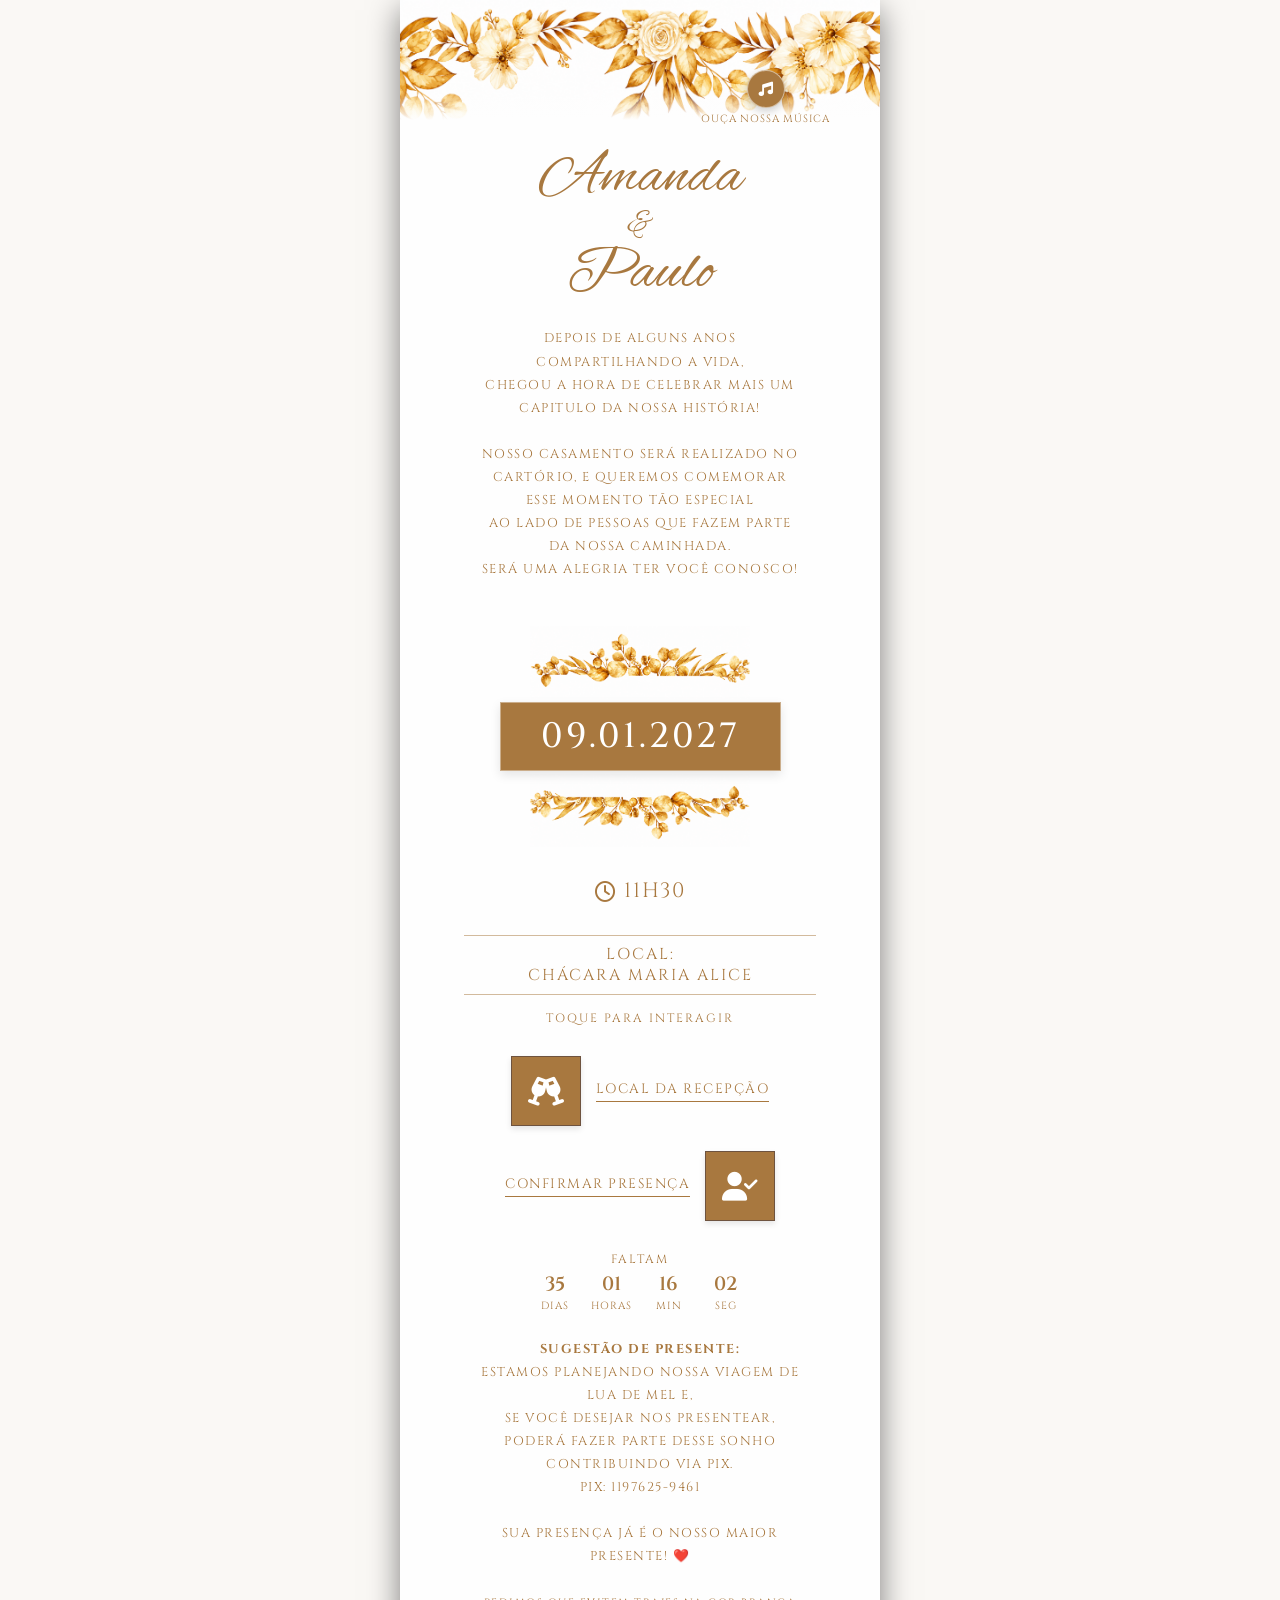
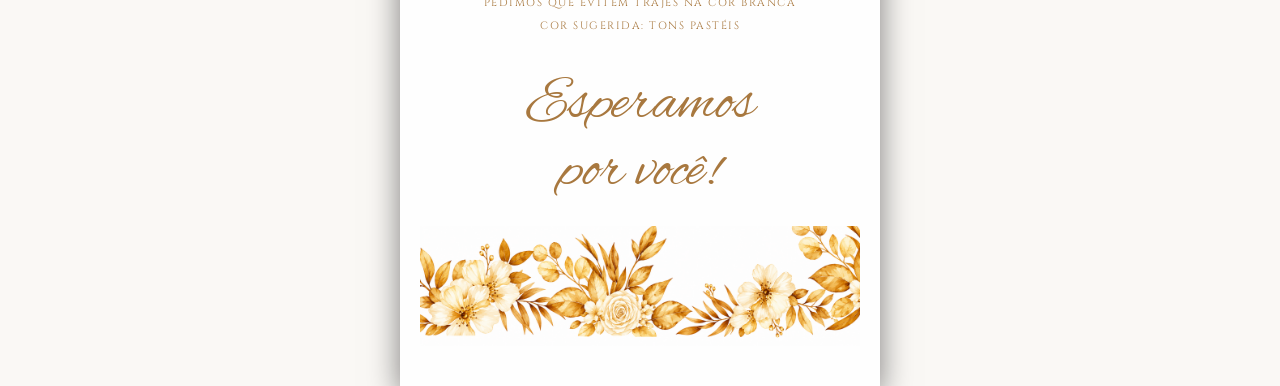
<file: index.html>
<!DOCTYPE html>
<html lang="pt-BR">
<head>
  <meta charset="UTF-8">
  <meta name="viewport" content="width=device-width, initial-scale=1.0">
  <title>Amanda e Paulo</title>
  
  <!-- Google Fonts -->
  <link rel="preconnect" href="https://fonts.googleapis.com">
  <link rel="preconnect" href="https://fonts.gstatic.com" crossorigin>
  <link href="https://fonts.googleapis.com/css2?family=Alex+Brush&family=Cinzel:wght@400;500;600&display=swap" rel="stylesheet">
  
  <!-- Ícones do App/Navegador -->
  <link href="imagens/icon.png" rel="shortcut icon"/>
  <link href="imagens/icon-192.png" rel="icon" sizes="192x192"/>
  <link href="imagens/icon-180.png" rel="apple-touch-icon" sizes="180x180"/>
  
  <!-- FontAwesome -->
  <link rel="stylesheet" href="https://cdnjs.cloudflare.com/ajax/libs/font-awesome/6.4.0/css/all.min.css">

  <!-- CSS Local -->
  <link rel="stylesheet" href="./style.css">
</head>
<body>
  <!-- Música de fundo -->
  <audio id="bg-music" loop src="audio/musica.mp3"></audio>
  
  <div class="card-container">

    <!-- FOTO DO TOPO (Floral Cima Ajustado) -->
    <div class="top-photo-wrapper">
      <img src="imagens/foto1.png" alt="Flores">
    </div>

    <!-- CONTEÚDO PRINCIPAL -->
    <div class="main-content">
      
      <!-- CONTAINER DOS NOMES COM A DECORAÇÃO -->
      <div class="names-container">
        <h1 class="couple-names">
          Amanda
          <span>&</span>
          Paulo
        </h1>
        <!-- Bloco de Música com Texto -->
        <div class="music-wrapper">
          <button id="music-btn" class="music-toggle-btn" aria-label="Tocar Música">
            <i class="fa-solid fa-music"></i>
          </button>
          <span class="music-label">Ouça nossa música</span>
        </div>
      </div>

      <!-- Texto da Saudação -->
      <p class="invitation-text">
        Depois de alguns anos compartilhando a vida, <br> 
        chegou a hora de celebrar mais um capitulo da nossa história! <br><br>
        Nosso casamento será realizado no cartório, e queremos comemorar esse momento tão especial <br>
        ao lado de pessoas que fazem parte da nossa caminhada. <br>
        Será uma alegria ter você conosco!
      </p>

      <!-- SEÇÃO DA DATA COM DECORAÇÕES -->
      <div class="date-wrapper">
        <img src="imagens/floral1.png" alt="Decoração Topo" class="date-deco date-deco-top">

        <!-- DATA EM DESTAQUE -->
        <div class="date-badge">
          09.01.2027
        </div>

        <img src="imagens/floral2.png" alt="Decoração Base" class="date-deco date-deco-bottom">
      </div>

      <!-- HORA -->
      <div class="time-text">
        <i class="far fa-clock"></i>
        <span>11H30</span>
      </div>
      
      <!-- LOCAL -->
      <div class="location-info">
        <div class="divider-line"></div>
        <p class="location-text">Local: <br>Chácara Maria Alice</p>
        <div class="divider-line"></div>
      </div>

      <!-- INSTRUÇÃO -->
      <p class="touch-instruction">Toque para interagir</p>

      <!-- BOTÕES INTERATIVOS -->
      <div class="interactive-buttons">

        <!-- Botão 2: Local da recepção -->
        <a href="https://digitalconvite.github.io/amandaepaulo/local-recepcao.html" rel="noopener noreferrer" class="btn-row">
          <div class="icon-square">
            <i class="fas fa-glass-cheers"></i>
          </div>
          <span class="btn-label">Local da recepção</span>
        </a>

        <!-- Botão 3: Confirmar Presença -->
        <div class="btn-row reverse" id="rsvpBtn">
          <div class="icon-square">
            <i class="fas fa-user-check"></i>
          </div>
          <span class="btn-label">Confirmar Presença</span>
        </div>

      </div>
      
      <!-- CONTAGEM REGRESSIVA -->
      <div class="countdown-container">
        <div class="countdown-title">FALTAM</div>
        <div class="countdown-timer" id="countdown">
          <div class="time-box">
            <span id="days">00</span>
            <small>dias</small>
          </div>
          <div class="time-box">
            <span id="hours">00</span>
            <small>horas</small>
          </div>
          <div class="time-box">
            <span id="minutes">00</span>
            <small>min</small>
          </div>
          <div class="time-box">
            <span id="seconds">00</span>
            <small>seg</small>
          </div>
        </div>
      </div>
      
      <div class="information-extra">
      <b>Sugestão de presente: </b><br>
        Estamos planejando nossa viagem de lua de mel e, <br>
        se você desejar nos presentear, <br> 
        poderá fazer parte desse sonho contribuindo via PIX.<br>
        PIX: 1197625-9461<br><br>
        Sua presença já é o nosso maior presente! ❤️ <br><br>
        <small>Pedimos que evitem trajes na cor branca<br>
        Cor sugerida: tons pastéis</small>
      </div>

      <div class="waiting-text">
        Esperamos<br>por você!
      </div>

      <!-- FOTO DA PARTE INFERIOR -->
      <div class="bottom-section">
        <div class="bottom-photo-wrapper">
          <img src="imagens/foto-final.png" alt="flores douradas">
        </div>
      </div>

    </div>

  </div>

  <!-- MODAL RSVP -->
  <div id="rsvpModal" class="modal">
    <div class="modal-content">
      <h3>Confirmação de Presença</h3>
      <form id="rsvpForm">
        
        <div class="form-group">
          <label for="nome">Seu Nome Completo:</label>
          <input type="text" id="nome" placeholder="Digite seu nome completo" required>
        </div>

        <div class="form-group">
          <label for="presencaRecepcao">Recepção / Festa:</label>
          <select id="presencaRecepcao" required>
            <option value="Sim, estarei presente!">Sim, estarei presente!</option>
            <option value="Não poderei ir">Não poderei ir</option>
          </select>
        </div>

        <div class="form-group">
          <label for="acompanhantes">Nomes dos acompanhantes:</label>
          <input type="text" id="acompanhantes" placeholder="Digite os nomes dos acompanhantes">
        </div>

        <button type="submit" class="modal-btn">Enviar via WhatsApp</button>
        <button type="button" class="modal-btn btn-cancel" id="closeRsvpBtn">Fechar</button>
      </form>
    </div>
  </div>

  <!-- JavaScript Local -->
  <script src="./script.js"></script>
</body>
</html>
</file>
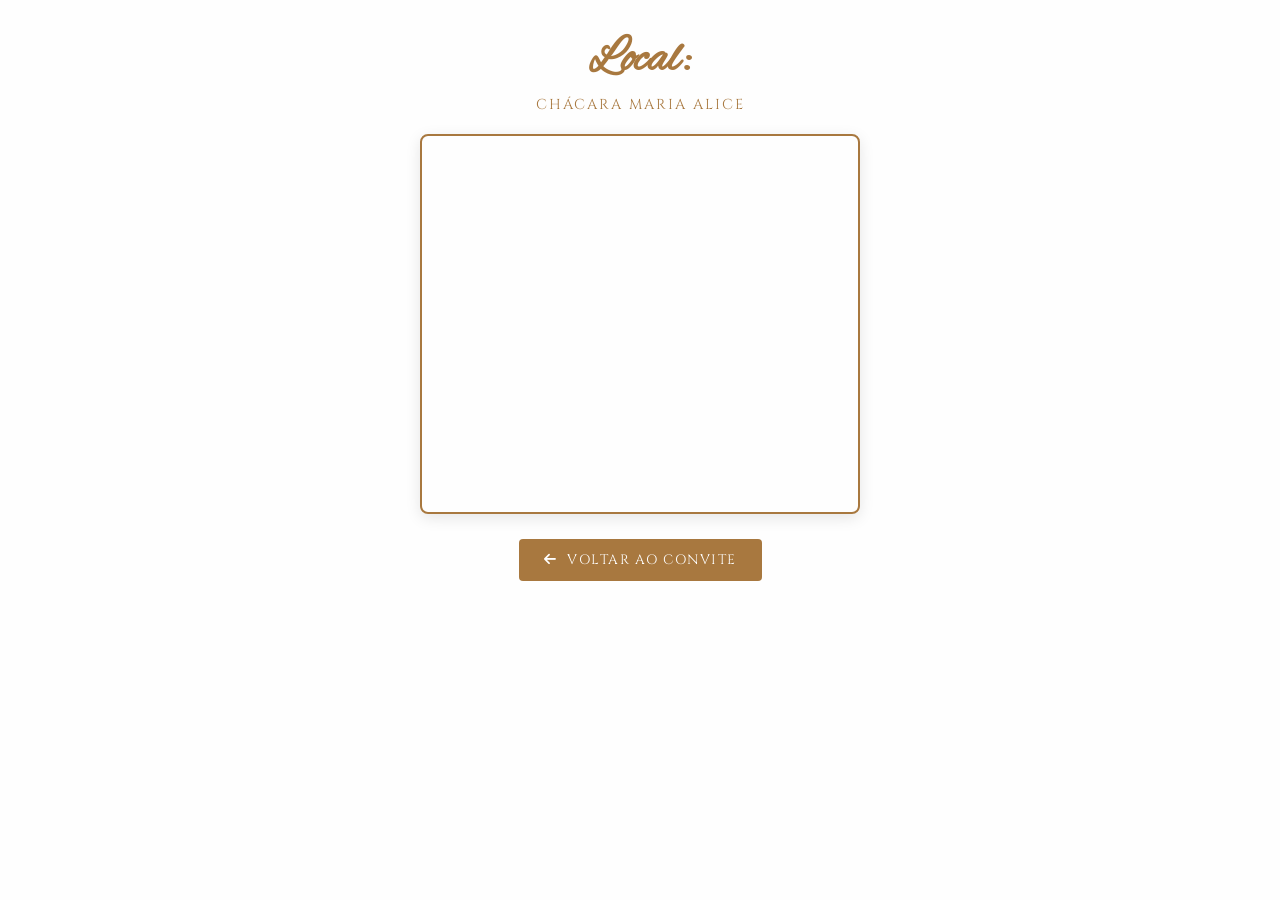
<file: local-recepcao.html>
<!DOCTYPE html>
<html lang="pt-BR">
<head>
  <meta charset="UTF-8">
  <meta name="viewport" content="width=device-width, initial-scale=1.0">
  <title>Amanda e Paulo</title>
  
  <!-- Google Fonts & FontAwesome -->
  <link rel="preconnect" href="https://fonts.googleapis.com">
  <link rel="preconnect" href="https://fonts.gstatic.com" crossorigin>
  <link href="https://fonts.googleapis.com/css2?family=Alex+Brush&family=Cinzel:wght@400;500;600&display=swap" rel="stylesheet">
  <link rel="stylesheet" href="https://cdnjs.cloudflare.com/ajax/libs/font-awesome/6.4.0/css/all.min.css">

  <!-- Estilos da página de localização -->
  <style>
    :root {
      --bg-color: #fefefe;
      --primary-color: #A8783F;
      --text-gold: #A8783F;
      --font-cursive: 'Alex Brush', cursive;
      --font-serif: 'Cinzel', serif;
    }

    * {
      box-sizing: border-box;
      margin: 0;
      padding: 0;
    }

    body {
      background-color: var(--bg-color);
      font-family: var(--font-serif);
      color: var(--text-gold);
      min-height: 100vh;
      display: flex;
      justify-content: center;
      align-items: flex-start;
    }

    .page-container {
      width: 100%;
      max-width: 480px;
      padding: 30px 20px;
      text-align: center;
      display: flex;
      flex-direction: column;
      align-items: center;
    }

    .title {
      font-family: var(--font-cursive);
      font-size: 3rem;
      color: var(--primary-color);
      margin-bottom: 5px;
    }

    .subtitle {
      font-size: 0.9rem;
      letter-spacing: 2px;
      text-transform: uppercase;
      margin-bottom: 20px;
    }

    .map-frame {
      width: 100%;
      height: 380px;
      border: 2px solid var(--primary-color);
      border-radius: 8px;
      overflow: hidden;
      box-shadow: 0 4px 15px rgba(0, 0, 0, 0.1);
      margin-bottom: 25px;
    }

    .map-frame iframe {
      width: 100%;
      height: 100%;
      border: 0;
    }

    /* Botão de Voltar ao Convite */
    .back-btn {
      display: inline-flex;
      align-items: center;
      gap: 10px;
      background-color: var(--primary-color);
      color: #FFFFFF;
      text-decoration: none;
      padding: 12px 25px;
      border-radius: 4px;
      font-size: 0.85rem;
      letter-spacing: 1.5px;
      text-transform: uppercase;
      transition: transform 0.2s ease, background-color 0.2s ease;
    }

    .back-btn:hover {
      transform: scale(1.03);
    }
  </style>
</head>
<body>

  <div class="page-container">
    <h1 class="title">Local:</h1>
    <p class="subtitle">Chácara Maria Alice</p>

    <!-- MAPA INCORPORADO DO GOOGLE MAPS (Entrar no google maps, digitar o local, compartilhar e escoher opção incorporar um mapa e copiar apenas o link) -->
    <div class="map-frame">
      <iframe 
        src="https://www.google.com/maps/embed?pb=!1m18!1m12!1m3!1d7309.361295077108!2d-46.82885105358481!3d-23.65160523729541!2m3!1f0!2f0!3f0!3m2!1i1024!2i768!4f13.1!3m3!1m2!1s0x94ce53556473e95d%3A0x5a7a6e9195aed485!2sCh%C3%A1caras%20Maria%20Alice%2C%20Embu%20das%20Artes%20-%20SP!5e0!3m2!1spt-BR!2sbr!4v1793971169484!5m2!1spt-BR!2sbr" width="600" height="450" style="border:0;" allowfullscreen="" loading="lazy" referrerpolicy="strict-origin-when-cross-origin" 
        loading="lazy" 
        referrerpolicy="no-referrer-when-downgrade">
      </iframe>
    </div>

    <!-- BOTÃO PARA VOLTAR -->
    <a href="./index.html" class="back-btn">
      <i class="fas fa-arrow-left"></i>
      Voltar ao Convite
    </a>
  </div>

</body>
</html>
</file>
<file: style.css>
:root {
  --bg-color: #fefefe;
  --primary-color: #A8783F;
  --text-gold: #A8783F;
  --text-dark: #6E533F;
  --font-cursive: 'Alex Brush', cursive;
  --font-serif: 'Cinzel', serif;
}

* {
  box-sizing: border-box;
  margin: 0;
  padding: 0;
}

html, body {
  width: 100%;
  min-height: 100vh;
  background-color: #faf8f5;
  font-family: var(--font-serif);
  overflow-x: hidden;
  display: flex;
  justify-content: center;
  align-items: flex-start;
}

/* Container do Convite */
.card-container {
  width: 100%;
  max-width: 480px;
  background-color: var(--bg-color);
  position: relative;
  display: flex;
  flex-direction: column;
  align-items: center;
  text-align: center;
  box-shadow: 0 10px 30px rgba(0,0,0,0.5);
  min-height: 100vh;
}

/* Foto do Topo (Floral Cima - Ocupa 100% da Largura) */
.top-photo-wrapper {
  width: 100%;
  height: 120px;
  position: relative;
  overflow: hidden;
}

.top-photo-wrapper img {
  width: 100%;
  height: 100%;
  object-fit: cover;
  object-position: center top;
}

.top-photo-wrapper::after {
  content: '';
  position: absolute;
  bottom: 0;
  left: 0;
  width: 100%;
  height: 30px;
  background: linear-gradient(to bottom, rgba(250,248,245,0) 0%, var(--bg-color) 100%);
}

/* Conteúdo Central */
.main-content {
  padding: 20px 20px 40px;
  width: 100%;
  display: flex;
  flex-direction: column;
  align-items: center;
}

.names-container {
  position: relative;
  display: flex;
  justify-content: center;
  align-items: center;
  width: 50%;
  margin: 5px 0 20px;
}

.names-container .couple-names {
  margin: 0;
}

.couple-names {
  font-family: var(--font-cursive);
  font-size: 3.8rem;
  color: var(--primary-color);
  line-height: 1.1;
  margin: 10px 0 20px;
  font-weight: normal;
}

.couple-names span {
  display: block;
  font-size: 2.2rem;
  margin: -5px 0;
}

.versiculo-biblico {
  font-size: 0.6rem;
  color: var(--text-gold);
  letter-spacing: 1.5px;
  line-height: 1.8;
  max-width: 320px;
  text-transform: uppercase;
  margin-bottom: 25px;
}

.invitation-text {
  font-size: 0.8rem;
  color: var(--text-gold);
  letter-spacing: 1.5px;
  line-height: 1.8;
  max-width: 320px;
  text-transform: uppercase;
  margin-bottom: 25px;
}

.information-extra {
  font-size: 0.8rem;
  color: var(--text-gold);
  letter-spacing: 1.5px;
  line-height: 1.8;
  max-width: 320px;
  text-transform: uppercase;
  margin-bottom: 25px;
}

.location-info {
  width: 100%;
  margin-bottom: 15px;
}

.divider-line {
  width: 80%;
  height: 1px;
  background-color: var(--text-gold);
  opacity: 0.5;
  margin: 0 auto;
}

.location-text {
  font-size: 0.99rem;
  color: var(--text-gold);
  letter-spacing: 2px;
  padding: 8px 0;
  text-transform: uppercase;
}

/* Horário do Evento */
.time-text {
  display: flex;
  align-items: center;
  justify-content: center;
  gap: 6px;
  font-size: 1.3rem;
  color: var(--text-gold);
  letter-spacing: 1.5px;
  margin-bottom: 30px;
}

.time-text i,
.time-text span {
  color: var(--text-gold);
}

.date-wrapper {
  display: flex;
  flex-direction: column;
  align-items: center;
  justify-content: center;
  width: 100%;
  margin: 20px 0 30px;
}

.date-wrapper .date-badge {
  margin: 1px 0;
}

.date-badge {
  background-color: var(--primary-color);
  color: #FFFFFF;
  font-size: 2.2rem;
  font-weight: 500;
  padding: 10px 40px;
  letter-spacing: 3px;
  border: 1px solid rgba(255,255,255,0.4);
  box-shadow: 0 4px 10px rgba(0,0,0,0.1);
  position: relative;
}

.date-deco {
  width: 220px;
  height: auto;
  object-fit: contain;
  pointer-events: none;
}

.date-deco-top {
  margin-bottom: 2px;
}

.date-deco-bottom {
  margin-top: 2px;
}

.touch-instruction {
  font-size: 0.75rem;
  color: var(--text-gold);
  letter-spacing: 2px;
  text-transform: uppercase;
  margin-bottom: 30px;
}

.interactive-buttons {
  width: 100%;
  display: flex;
  flex-direction: column;
  gap: 25px;
  margin-bottom: 40px;
}

.btn-row {
  display: flex;
  align-items: center;
  justify-content: center;
  gap: 15px;
  text-decoration: none;
  cursor: pointer;
  transition: transform 0.2s ease;
}

.btn-row.reverse {
  flex-direction: row-reverse;
}

.btn-row:hover {
  transform: scale(1.03);
}

.icon-square {
  width: 70px;
  height: 70px;
  background-color: var(--primary-color);
  border: 1px solid var(--text-dark);
  display: flex;
  align-items: center;
  justify-content: center;
  color: #FFFFFF;
  font-size: 1.8rem;
  box-shadow: 0 3px 6px rgba(0,0,0,0.1);
}

.btn-label {
  font-size: 0.85rem;
  color: var(--text-gold);
  letter-spacing: 1.5px;
  text-transform: uppercase;
  position: relative;
  padding-bottom: 4px;
}

.btn-label::after {
  content: '';
  position: absolute;
  bottom: 0;
  left: 0;
  width: 100%;
  height: 1px;
  background-color: var(--text-gold);
}

/* Foto Rodapé (Floral Baixo - Ocupa 100% da Largura) */
.bottom-section {
  width: 100%;
  position: relative;
}

.bottom-photo-wrapper {
  width: 100%;
  height: 120px;
  position: relative;
}

.bottom-photo-wrapper img {
  width: 100%;
  height: 100%;
  object-fit: cover;
  object-position: center bottom;
}

.waiting-text {
  font-family: var(--font-cursive);
  font-size: 3.8rem;
  color: var(--primary-color);
  line-height: 1.1;
  margin: 10px 0 20px;
  font-weight: normal;
}

.waiting-text span {
  display: block;
  font-size: 2.2rem;
  margin: -5px 0;
}

/* Container de Música acima/direita dos nomes */
.music-wrapper {
  position: absolute;
  right: -80px;
  top: -75px;
  display: flex;
  flex-direction: column;
  align-items: center;
  z-index: 10;
}

.music-toggle-btn {
  width: 38px;
  height: 38px;
  border-radius: 50%;
  background-color: var(--primary-color);
  color: #ffffff;
  border: 1px solid rgba(255, 255, 255, 0.5);
  box-shadow: 0 3px 8px rgba(0, 0, 0, 0.2);
  cursor: pointer;
  display: flex;
  align-items: center;
  justify-content: center;
  font-size: 0.9rem;
  transition: transform 0.2s ease, background-color 0.2s ease;
}

.music-toggle-btn:hover {
  transform: scale(1.1);
}

.music-toggle-btn.playing {
  animation: pulse 2s infinite;
}

.music-label {
  font-size: 0.65rem;
  color: var(--text-gold);
  letter-spacing: 0.8px;
  text-transform: uppercase;
  margin-top: 4px;
  white-space: nowrap;
  font-family: var(--font-serif);
}

@keyframes pulse {
  0% { box-shadow: 0 0 0 0 rgba(168, 120, 63, 0.7); }
  70% { box-shadow: 0 0 0 10px rgba(168, 120, 63, 0); }
  100% { box-shadow: 0 0 0 0 rgba(168, 120, 63, 0); }
}

/* Estilos da Contagem Regressiva */
.countdown-container {
  display: flex;
  flex-direction: column;
  align-items: center;
  margin: -10px 0 25px;
}

.countdown-title {
  font-size: 0.75rem;
  color: var(--text-gold);
  letter-spacing: 2px;
  margin-bottom: 8px;
  font-family: var(--font-serif);
}

.countdown-timer {
  display: flex;
  gap: 12px;
}

.time-box {
  display: flex;
  flex-direction: column;
  align-items: center;
  min-width: 45px;
}

.time-box span {
  font-size: 1.2rem;
  font-weight: 600;
  color: var(--primary-color);
  font-family: var(--font-serif);
  line-height: 1;
}

.time-box small {
  font-size: 0.65rem;
  color: var(--text-gold);
  text-transform: uppercase;
  letter-spacing: 1px;
  margin-top: 4px;
}

/* ESTILOS DO MODAL RSVP (Garante que começa oculto) */
.modal {
  display: none;
  position: fixed;
  top: 0;
  left: 0;
  width: 100%;
  height: 100%;
  background-color: rgba(0, 0, 0, 0.6);
  z-index: 1000;
  justify-content: center;
  align-items: center;
  padding: 20px;
}

.modal-content {
  background-color: var(--bg-color);
  padding: 30px 20px;
  border-radius: 8px;
  max-width: 400px;
  width: 100%;
  box-shadow: 0 5px 15px rgba(0,0,0,0.3);
  text-align: center;
}

.modal-content h3 {
  color: var(--primary-color);
  font-size: 1.4rem;
  margin-bottom: 20px;
}

.form-group {
  margin-bottom: 15px;
  text-align: left;
}

.form-group label {
  display: block;
  font-size: 0.75rem;
  color: var(--text-gold);
  margin-bottom: 5px;
  text-transform: uppercase;
  letter-spacing: 1px;
}

.form-group input,
.form-group select {
  width: 100%;
  padding: 10px;
  border: 1px solid var(--primary-color);
  background-color: #fff;
  color: var(--text-dark);
  font-family: var(--font-serif);
  font-size: 0.85rem;
}

.modal-btn {
  width: 100%;
  padding: 12px;
  background-color: var(--primary-color);
  color: #fff;
  border: none;
  cursor: pointer;
  font-family: var(--font-serif);
  font-size: 0.85rem;
  letter-spacing: 1px;
  text-transform: uppercase;
  margin-top: 10px;
}

.modal-btn.btn-cancel {
  background-color: transparent;
  color: var(--text-dark);
  border: 1px solid var(--text-dark);
}
</file>
